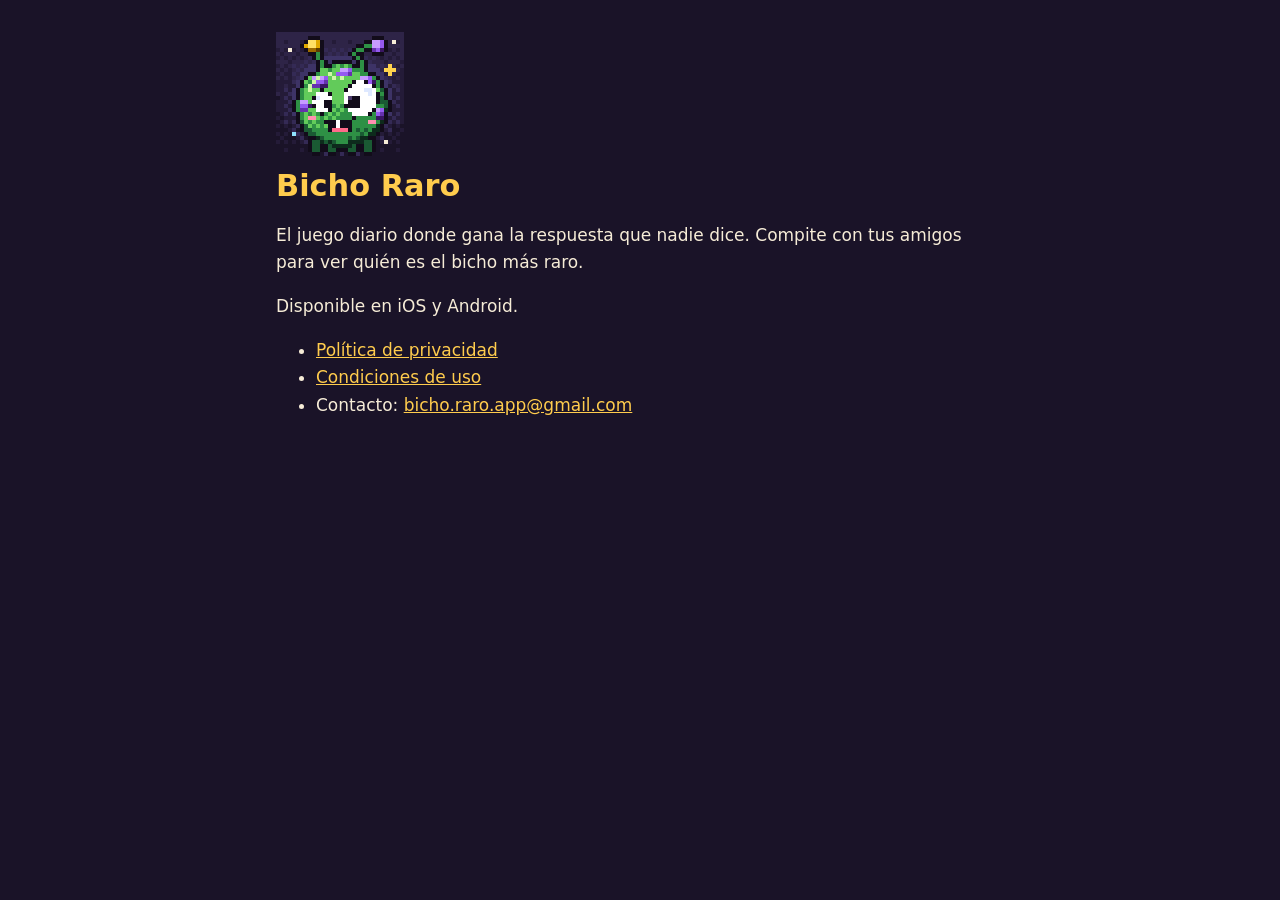
<file: index.html>
<!doctype html>
<html lang="es">
<head>
<meta charset="utf-8">
<meta name="viewport" content="width=device-width, initial-scale=1">
<title>Bicho Raro</title>
<link rel="stylesheet" href="estilo.css">
<link rel="icon" href="icono.png">
</head>
<body>
<main>
<img src="icono.png" alt="" width="128" height="128" style="image-rendering: pixelated">
<h1>Bicho Raro</h1>
<p>El juego diario donde gana la respuesta que nadie dice. Compite con tus amigos para ver quién es el bicho más raro.</p>
<p>Disponible en iOS y Android.</p>
<ul>
<li><a href="privacidad.html">Política de privacidad</a></li>
<li><a href="condiciones.html">Condiciones de uso</a></li>
<li>Contacto: <a href="mailto:bicho.raro.app@gmail.com">bicho.raro.app@gmail.com</a></li>
</ul>
</main>
</body>
</html>
</file>
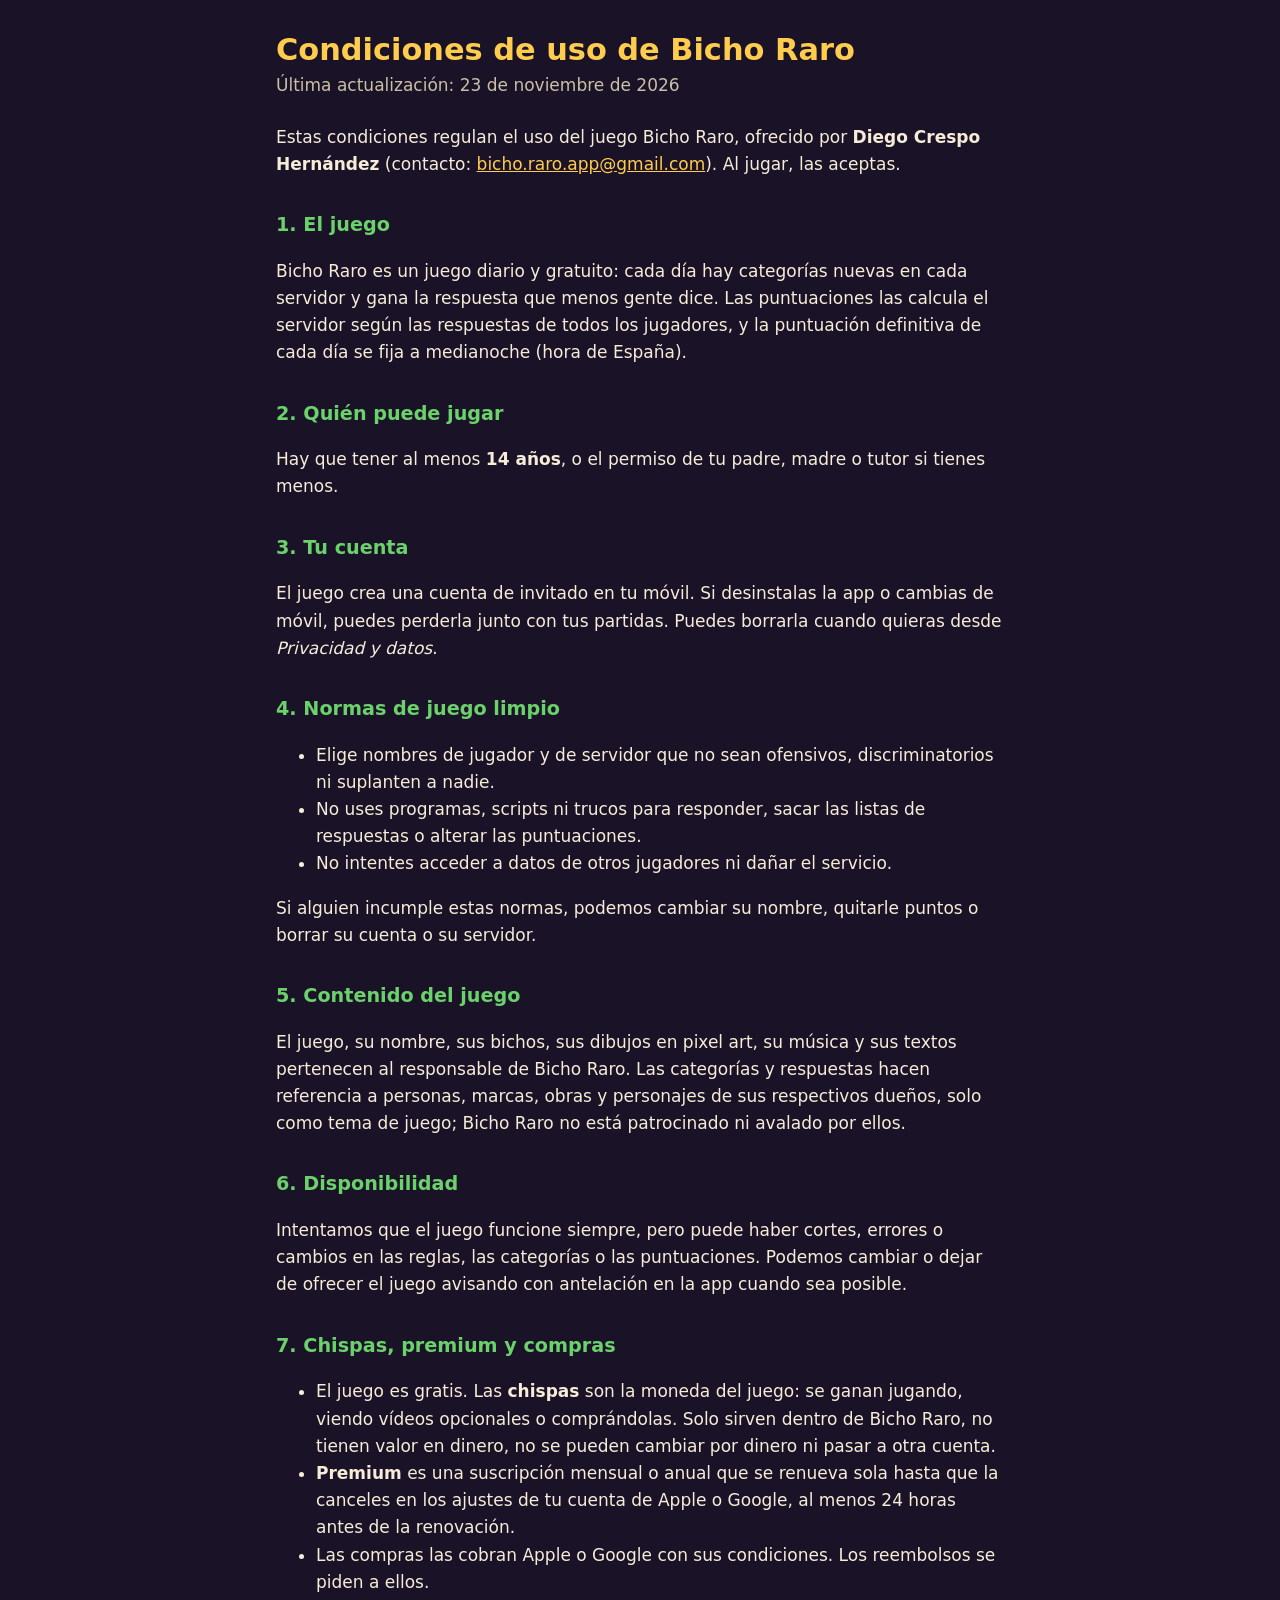
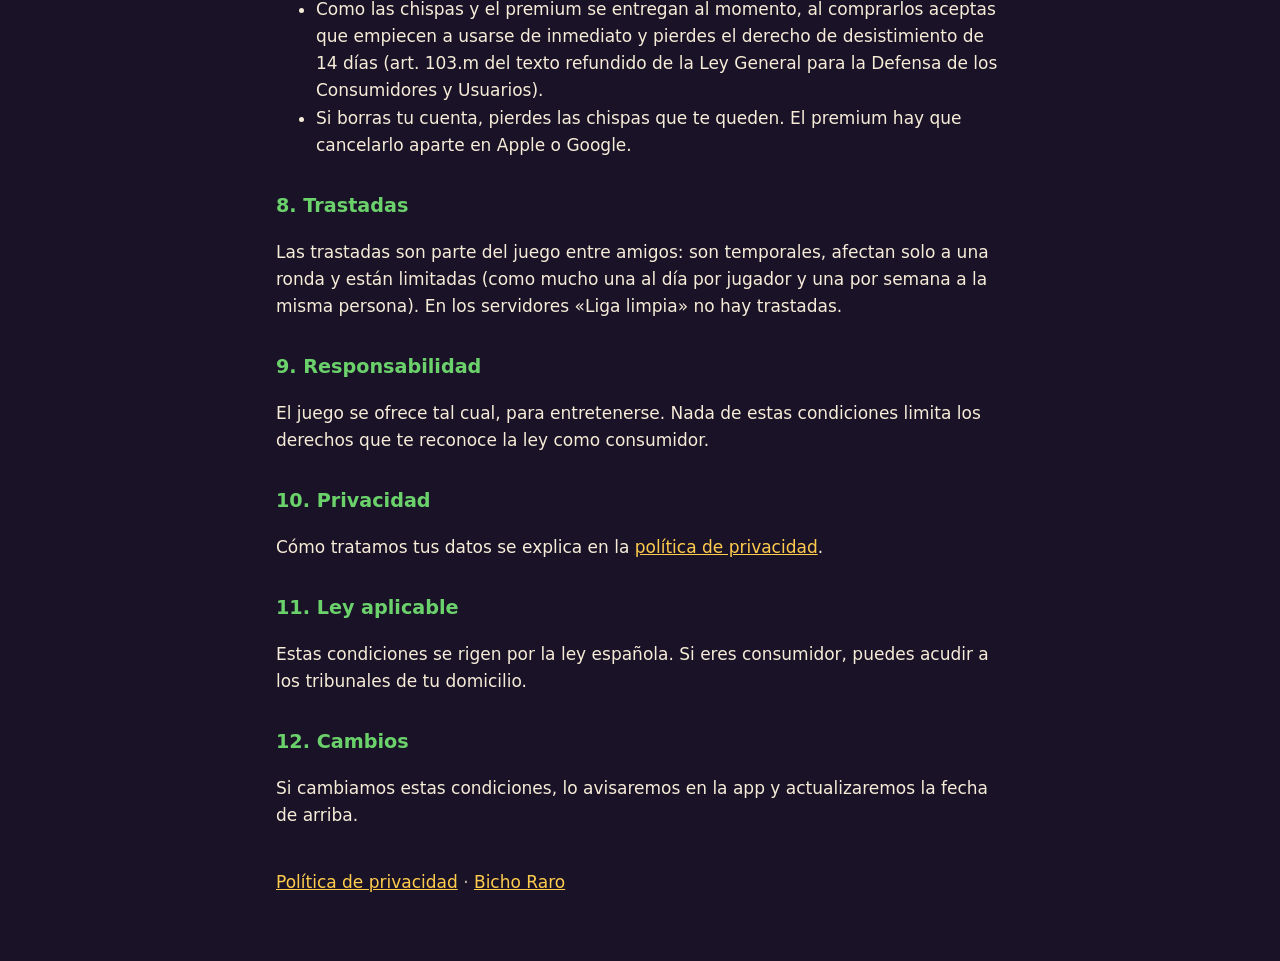
<file: condiciones.html>
<!doctype html>
<html lang="es">
<head>
<meta charset="utf-8">
<meta name="viewport" content="width=device-width, initial-scale=1">
<title>Condiciones de uso · Bicho Raro</title>
<link rel="stylesheet" href="estilo.css">
</head>
<body>
<main>
<h1>Condiciones de uso de Bicho Raro</h1>
<p class="fecha">Última actualización: 23 de noviembre de 2026</p>

<p>Estas condiciones regulan el uso del juego Bicho Raro, ofrecido por <strong>Diego Crespo Hernández</strong>
(contacto: <a href="mailto:bicho.raro.app@gmail.com">bicho.raro.app@gmail.com</a>). Al jugar, las aceptas.</p>

<h2>1. El juego</h2>
<p>Bicho Raro es un juego diario y gratuito: cada día hay categorías nuevas en cada servidor y gana la respuesta
que menos gente dice. Las puntuaciones las calcula el servidor según las respuestas de todos los jugadores, y
la puntuación definitiva de cada día se fija a medianoche (hora de España).</p>

<h2>2. Quién puede jugar</h2>
<p>Hay que tener al menos <strong>14 años</strong>, o el permiso de tu padre, madre o tutor si tienes menos.</p>

<h2>3. Tu cuenta</h2>
<p>El juego crea una cuenta de invitado en tu móvil. Si desinstalas la app o cambias de móvil, puedes perderla
junto con tus partidas. Puedes borrarla cuando quieras desde <em>Privacidad y datos</em>.</p>

<h2>4. Normas de juego limpio</h2>
<ul>
<li>Elige nombres de jugador y de servidor que no sean ofensivos, discriminatorios ni suplanten a nadie.</li>
<li>No uses programas, scripts ni trucos para responder, sacar las listas de respuestas o alterar las puntuaciones.</li>
<li>No intentes acceder a datos de otros jugadores ni dañar el servicio.</li>
</ul>
<p>Si alguien incumple estas normas, podemos cambiar su nombre, quitarle puntos o borrar su cuenta o su servidor.</p>

<h2>5. Contenido del juego</h2>
<p>El juego, su nombre, sus bichos, sus dibujos en pixel art, su música y sus textos pertenecen al responsable de
Bicho Raro. Las categorías y respuestas hacen referencia a personas, marcas, obras y personajes de sus
respectivos dueños, solo como tema de juego; Bicho Raro no está patrocinado ni avalado por ellos.</p>

<h2>6. Disponibilidad</h2>
<p>Intentamos que el juego funcione siempre, pero puede haber cortes, errores o cambios en las reglas, las
categorías o las puntuaciones. Podemos cambiar o dejar de ofrecer el juego avisando con antelación en la app
cuando sea posible.</p>

<h2>7. Chispas, premium y compras</h2>
<ul>
<li>El juego es gratis. Las <strong>chispas</strong> son la moneda del juego: se ganan jugando, viendo vídeos
opcionales o comprándolas. Solo sirven dentro de Bicho Raro, no tienen valor en dinero, no se pueden cambiar
por dinero ni pasar a otra cuenta.</li>
<li><strong>Premium</strong> es una suscripción mensual o anual que se renueva sola hasta que la canceles en los
ajustes de tu cuenta de Apple o Google, al menos 24 horas antes de la renovación.</li>
<li>Las compras las cobran Apple o Google con sus condiciones. Los reembolsos se piden a ellos.</li>
<li>Como las chispas y el premium se entregan al momento, al comprarlos aceptas que empiecen a usarse de
inmediato y pierdes el derecho de desistimiento de 14 días (art. 103.m del texto refundido de la Ley General
para la Defensa de los Consumidores y Usuarios).</li>
<li>Si borras tu cuenta, pierdes las chispas que te queden. El premium hay que cancelarlo aparte en Apple o Google.</li>
</ul>

<h2>8. Trastadas</h2>
<p>Las trastadas son parte del juego entre amigos: son temporales, afectan solo a una ronda y están limitadas
(como mucho una al día por jugador y una por semana a la misma persona). En los servidores «Liga limpia» no hay
trastadas.</p>

<h2>9. Responsabilidad</h2>
<p>El juego se ofrece tal cual, para entretenerse. Nada de estas condiciones limita los derechos que te
reconoce la ley como consumidor.</p>

<h2>10. Privacidad</h2>
<p>Cómo tratamos tus datos se explica en la <a href="privacidad.html">política de privacidad</a>.</p>

<h2>11. Ley aplicable</h2>
<p>Estas condiciones se rigen por la ley española. Si eres consumidor, puedes acudir a los tribunales de tu
domicilio.</p>

<h2>12. Cambios</h2>
<p>Si cambiamos estas condiciones, lo avisaremos en la app y actualizaremos la fecha de arriba.</p>

<nav><a href="privacidad.html">Política de privacidad</a> · <a href="index.html">Bicho Raro</a></nav>
</main>
</body>
</html>
</file>
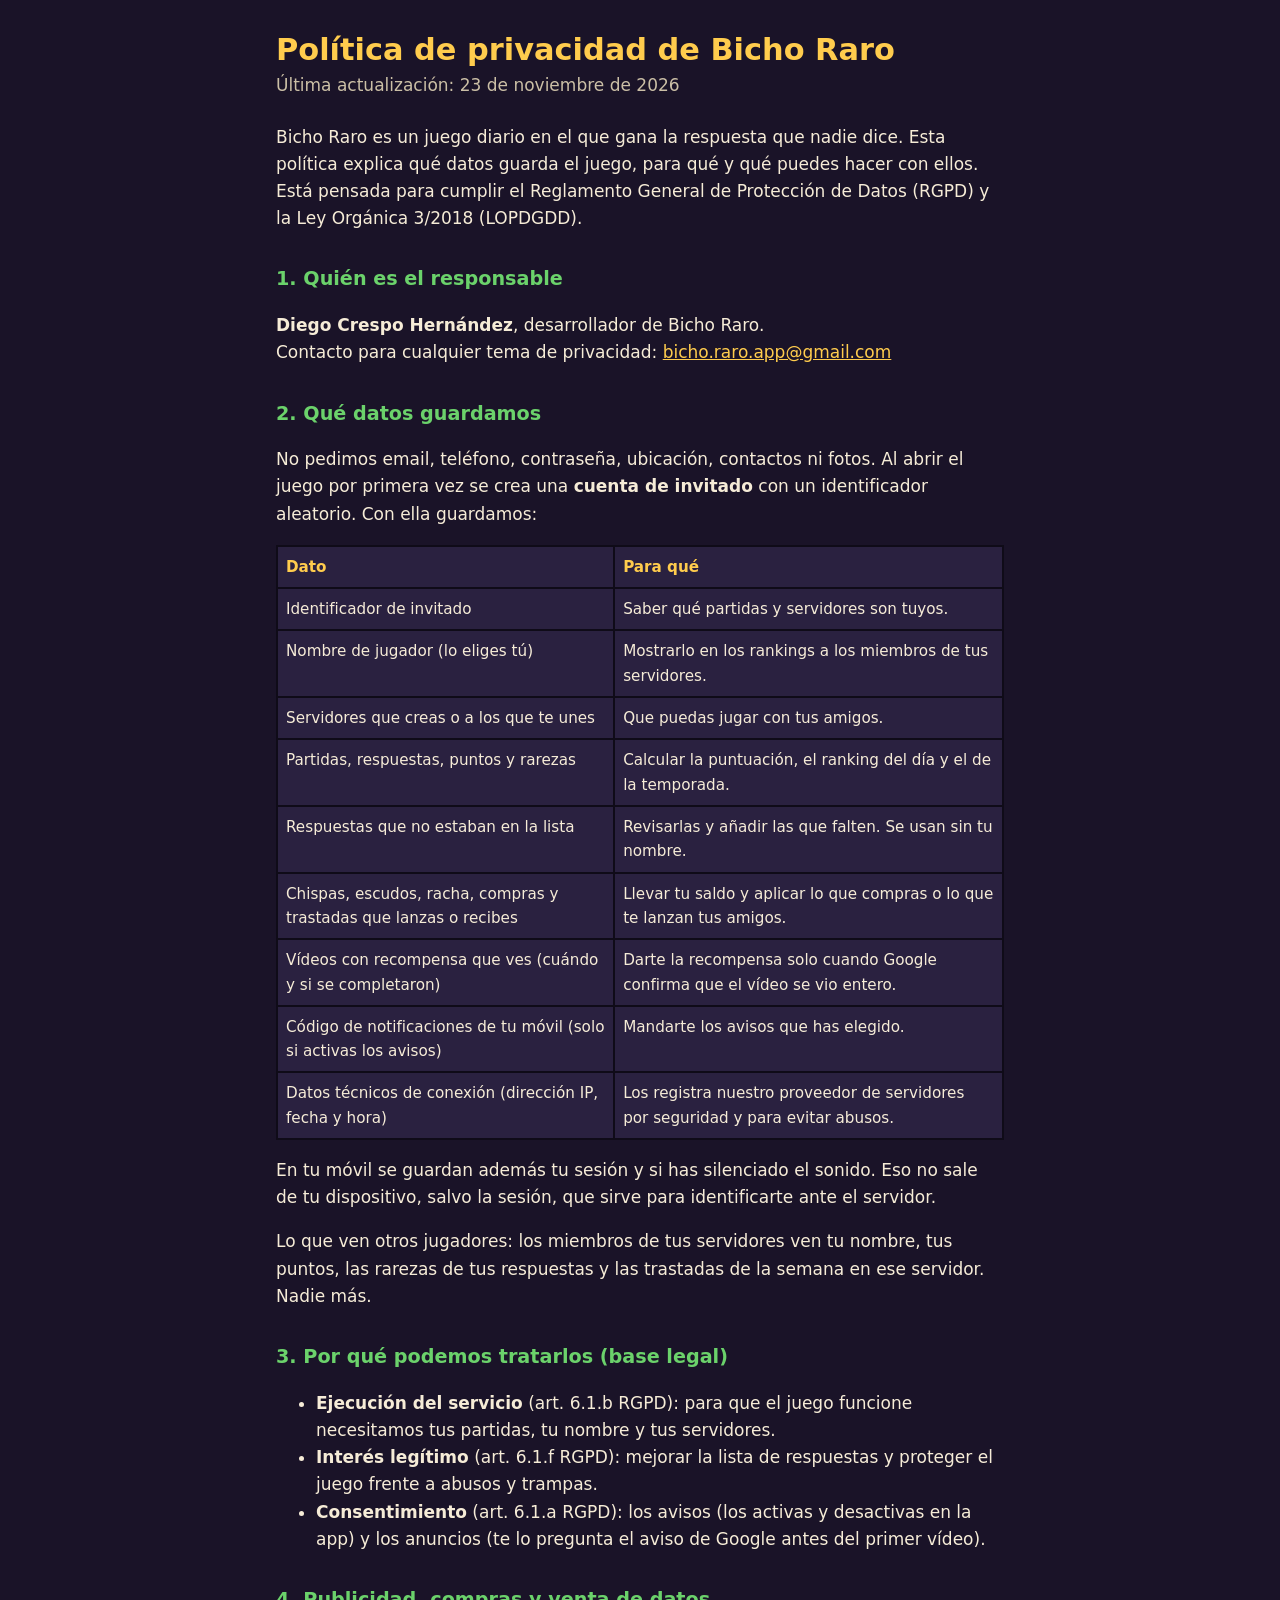
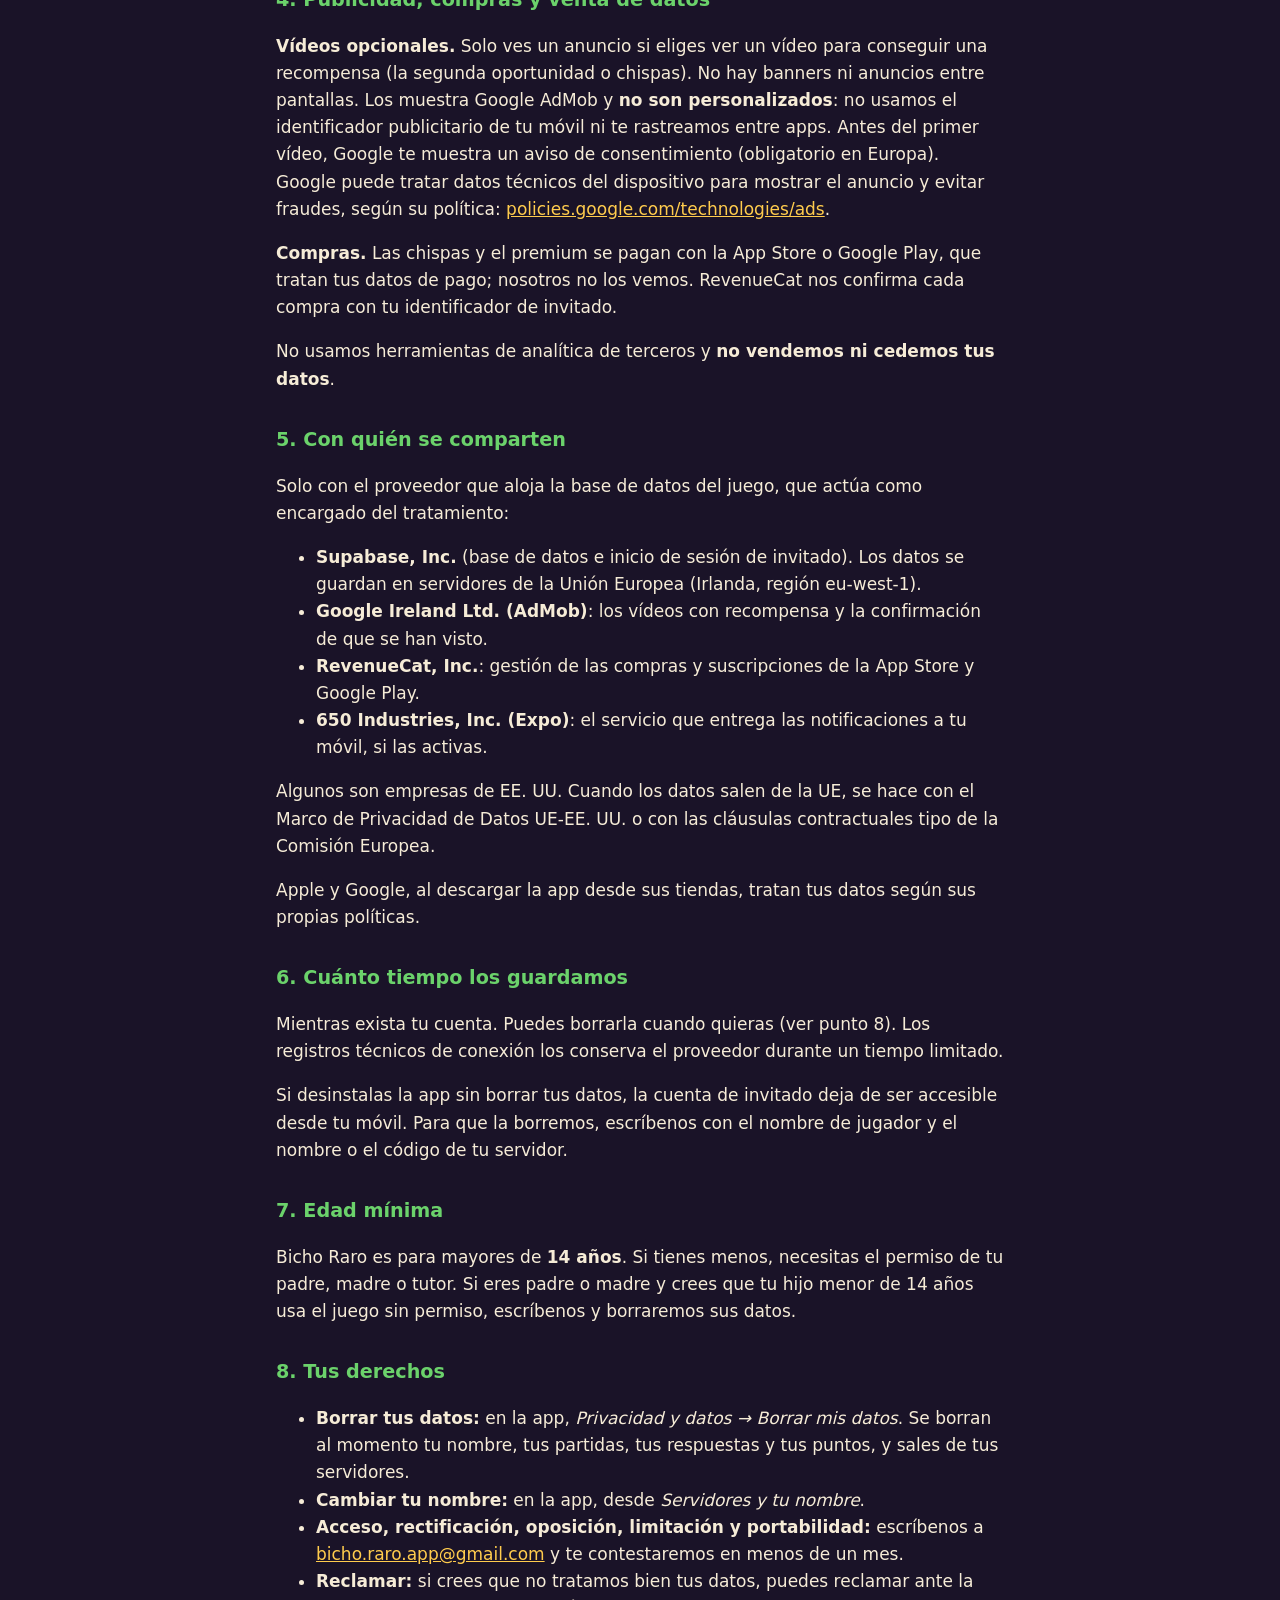
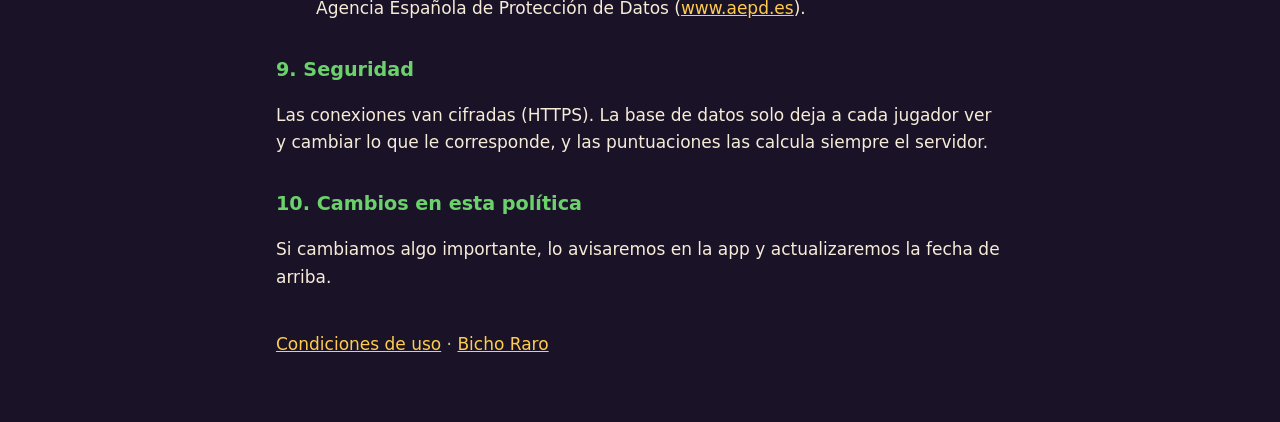
<file: privacidad.html>
<!doctype html>
<html lang="es">
<head>
<meta charset="utf-8">
<meta name="viewport" content="width=device-width, initial-scale=1">
<title>Política de privacidad · Bicho Raro</title>
<link rel="stylesheet" href="estilo.css">
</head>
<body>
<main>
<h1>Política de privacidad de Bicho Raro</h1>
<p class="fecha">Última actualización: 23 de noviembre de 2026</p>

<p>Bicho Raro es un juego diario en el que gana la respuesta que nadie dice. Esta política explica qué datos
guarda el juego, para qué y qué puedes hacer con ellos. Está pensada para cumplir el Reglamento General de
Protección de Datos (RGPD) y la Ley Orgánica 3/2018 (LOPDGDD).</p>

<h2>1. Quién es el responsable</h2>
<p><strong>Diego Crespo Hernández</strong>, desarrollador de Bicho Raro.<br>
Contacto para cualquier tema de privacidad: <a href="mailto:bicho.raro.app@gmail.com">bicho.raro.app@gmail.com</a></p>

<h2>2. Qué datos guardamos</h2>
<p>No pedimos email, teléfono, contraseña, ubicación, contactos ni fotos. Al abrir el juego por primera vez se
crea una <strong>cuenta de invitado</strong> con un identificador aleatorio. Con ella guardamos:</p>
<table>
<tr><th>Dato</th><th>Para qué</th></tr>
<tr><td>Identificador de invitado</td><td>Saber qué partidas y servidores son tuyos.</td></tr>
<tr><td>Nombre de jugador (lo eliges tú)</td><td>Mostrarlo en los rankings a los miembros de tus servidores.</td></tr>
<tr><td>Servidores que creas o a los que te unes</td><td>Que puedas jugar con tus amigos.</td></tr>
<tr><td>Partidas, respuestas, puntos y rarezas</td><td>Calcular la puntuación, el ranking del día y el de la temporada.</td></tr>
<tr><td>Respuestas que no estaban en la lista</td><td>Revisarlas y añadir las que falten. Se usan sin tu nombre.</td></tr>
<tr><td>Chispas, escudos, racha, compras y trastadas que lanzas o recibes</td><td>Llevar tu saldo y aplicar lo que compras o lo que te lanzan tus amigos.</td></tr>
<tr><td>Vídeos con recompensa que ves (cuándo y si se completaron)</td><td>Darte la recompensa solo cuando Google confirma que el vídeo se vio entero.</td></tr>
<tr><td>Código de notificaciones de tu móvil (solo si activas los avisos)</td><td>Mandarte los avisos que has elegido.</td></tr>
<tr><td>Datos técnicos de conexión (dirección IP, fecha y hora)</td><td>Los registra nuestro proveedor de servidores por seguridad y para evitar abusos.</td></tr>
</table>
<p>En tu móvil se guardan además tu sesión y si has silenciado el sonido. Eso no sale de tu dispositivo,
salvo la sesión, que sirve para identificarte ante el servidor.</p>
<p>Lo que ven otros jugadores: los miembros de tus servidores ven tu nombre, tus puntos, las rarezas de tus
respuestas y las trastadas de la semana en ese servidor. Nadie más.</p>

<h2>3. Por qué podemos tratarlos (base legal)</h2>
<ul>
<li><strong>Ejecución del servicio</strong> (art. 6.1.b RGPD): para que el juego funcione necesitamos tus partidas, tu nombre y tus servidores.</li>
<li><strong>Interés legítimo</strong> (art. 6.1.f RGPD): mejorar la lista de respuestas y proteger el juego frente a abusos y trampas.</li>
<li><strong>Consentimiento</strong> (art. 6.1.a RGPD): los avisos (los activas y desactivas en la app) y los anuncios (te lo pregunta el aviso de Google antes del primer vídeo).</li>
</ul>

<h2>4. Publicidad, compras y venta de datos</h2>
<p><strong>Vídeos opcionales.</strong> Solo ves un anuncio si eliges ver un vídeo para conseguir una recompensa
(la segunda oportunidad o chispas). No hay banners ni anuncios entre pantallas. Los muestra Google AdMob y
<strong>no son personalizados</strong>: no usamos el identificador publicitario de tu móvil ni te rastreamos
entre apps. Antes del primer vídeo, Google te muestra un aviso de consentimiento (obligatorio en Europa).
Google puede tratar datos técnicos del dispositivo para mostrar el anuncio y evitar fraudes, según su política:
<a href="https://policies.google.com/technologies/ads?hl=es">policies.google.com/technologies/ads</a>.</p>
<p><strong>Compras.</strong> Las chispas y el premium se pagan con la App Store o Google Play, que tratan tus datos
de pago; nosotros no los vemos. RevenueCat nos confirma cada compra con tu identificador de invitado.</p>
<p>No usamos herramientas de analítica de terceros y <strong>no vendemos ni cedemos tus datos</strong>.</p>

<h2>5. Con quién se comparten</h2>
<p>Solo con el proveedor que aloja la base de datos del juego, que actúa como encargado del tratamiento:</p>
<ul>
<li><strong>Supabase, Inc.</strong> (base de datos e inicio de sesión de invitado). Los datos se guardan en
servidores de la Unión Europea (Irlanda, región eu-west-1).</li>
<li><strong>Google Ireland Ltd. (AdMob)</strong>: los vídeos con recompensa y la confirmación de que se han visto.</li>
<li><strong>RevenueCat, Inc.</strong>: gestión de las compras y suscripciones de la App Store y Google Play.</li>
<li><strong>650 Industries, Inc. (Expo)</strong>: el servicio que entrega las notificaciones a tu móvil, si las activas.</li>
</ul>
<p>Algunos son empresas de EE. UU. Cuando los datos salen de la UE, se hace con el Marco de Privacidad de Datos
UE-EE. UU. o con las cláusulas contractuales tipo de la Comisión Europea.</p>
<p>Apple y Google, al descargar la app desde sus tiendas, tratan tus datos según sus propias políticas.</p>

<h2>6. Cuánto tiempo los guardamos</h2>
<p>Mientras exista tu cuenta. Puedes borrarla cuando quieras (ver punto 8). Los registros técnicos de conexión
los conserva el proveedor durante un tiempo limitado.</p>
<p>Si desinstalas la app sin borrar tus datos, la cuenta de invitado deja de ser accesible desde tu móvil.
Para que la borremos, escríbenos con el nombre de jugador y el nombre o el código de tu servidor.</p>

<h2>7. Edad mínima</h2>
<p>Bicho Raro es para mayores de <strong>14 años</strong>. Si tienes menos, necesitas el permiso de tu padre,
madre o tutor. Si eres padre o madre y crees que tu hijo menor de 14 años usa el juego sin permiso,
escríbenos y borraremos sus datos.</p>

<h2>8. Tus derechos</h2>
<ul>
<li><strong>Borrar tus datos:</strong> en la app, <em>Privacidad y datos → Borrar mis datos</em>. Se borran al
momento tu nombre, tus partidas, tus respuestas y tus puntos, y sales de tus servidores.</li>
<li><strong>Cambiar tu nombre:</strong> en la app, desde <em>Servidores y tu nombre</em>.</li>
<li><strong>Acceso, rectificación, oposición, limitación y portabilidad:</strong> escríbenos a
<a href="mailto:bicho.raro.app@gmail.com">bicho.raro.app@gmail.com</a> y te contestaremos en menos de un mes.</li>
<li><strong>Reclamar:</strong> si crees que no tratamos bien tus datos, puedes reclamar ante la Agencia
Española de Protección de Datos (<a href="https://www.aepd.es">www.aepd.es</a>).</li>
</ul>

<h2>9. Seguridad</h2>
<p>Las conexiones van cifradas (HTTPS). La base de datos solo deja a cada jugador ver y cambiar lo que le
corresponde, y las puntuaciones las calcula siempre el servidor.</p>

<h2>10. Cambios en esta política</h2>
<p>Si cambiamos algo importante, lo avisaremos en la app y actualizaremos la fecha de arriba.</p>

<nav><a href="condiciones.html">Condiciones de uso</a> · <a href="index.html">Bicho Raro</a></nav>
</main>
</body>
</html>
</file>
<file: estilo.css>
:root {
  --noche: #1a1328;
  --panel: #2a2140;
  --crema: #f6ecd7;
  --suave: #cbbfa6;
  --oro: #ffcc4d;
  --verde: #6bd26b;
}
* { box-sizing: border-box; }
html { -webkit-text-size-adjust: 100%; }
body {
  margin: 0;
  background: var(--noche);
  color: var(--crema);
  font: 17px/1.6 system-ui, -apple-system, "Segoe UI", Roboto, sans-serif;
}
main { max-width: 760px; margin: 0 auto; padding: 32px 16px 64px; }
h1 { color: var(--oro); font-size: 1.9rem; line-height: 1.2; margin: 0 0 4px; }
h2 { color: var(--verde); font-size: 1.2rem; margin: 32px 0 8px; }
p, li { color: var(--crema); }
.fecha { color: var(--suave); margin: 0 0 24px; }
a { color: var(--oro); }
table { width: 100%; border-collapse: collapse; margin: 12px 0; font-size: 0.95rem; }
th, td { text-align: left; vertical-align: top; padding: 8px; border: 2px solid #0f0b18; background: var(--panel); }
th { color: var(--oro); }
nav { margin-top: 40px; color: var(--suave); }
</file>
